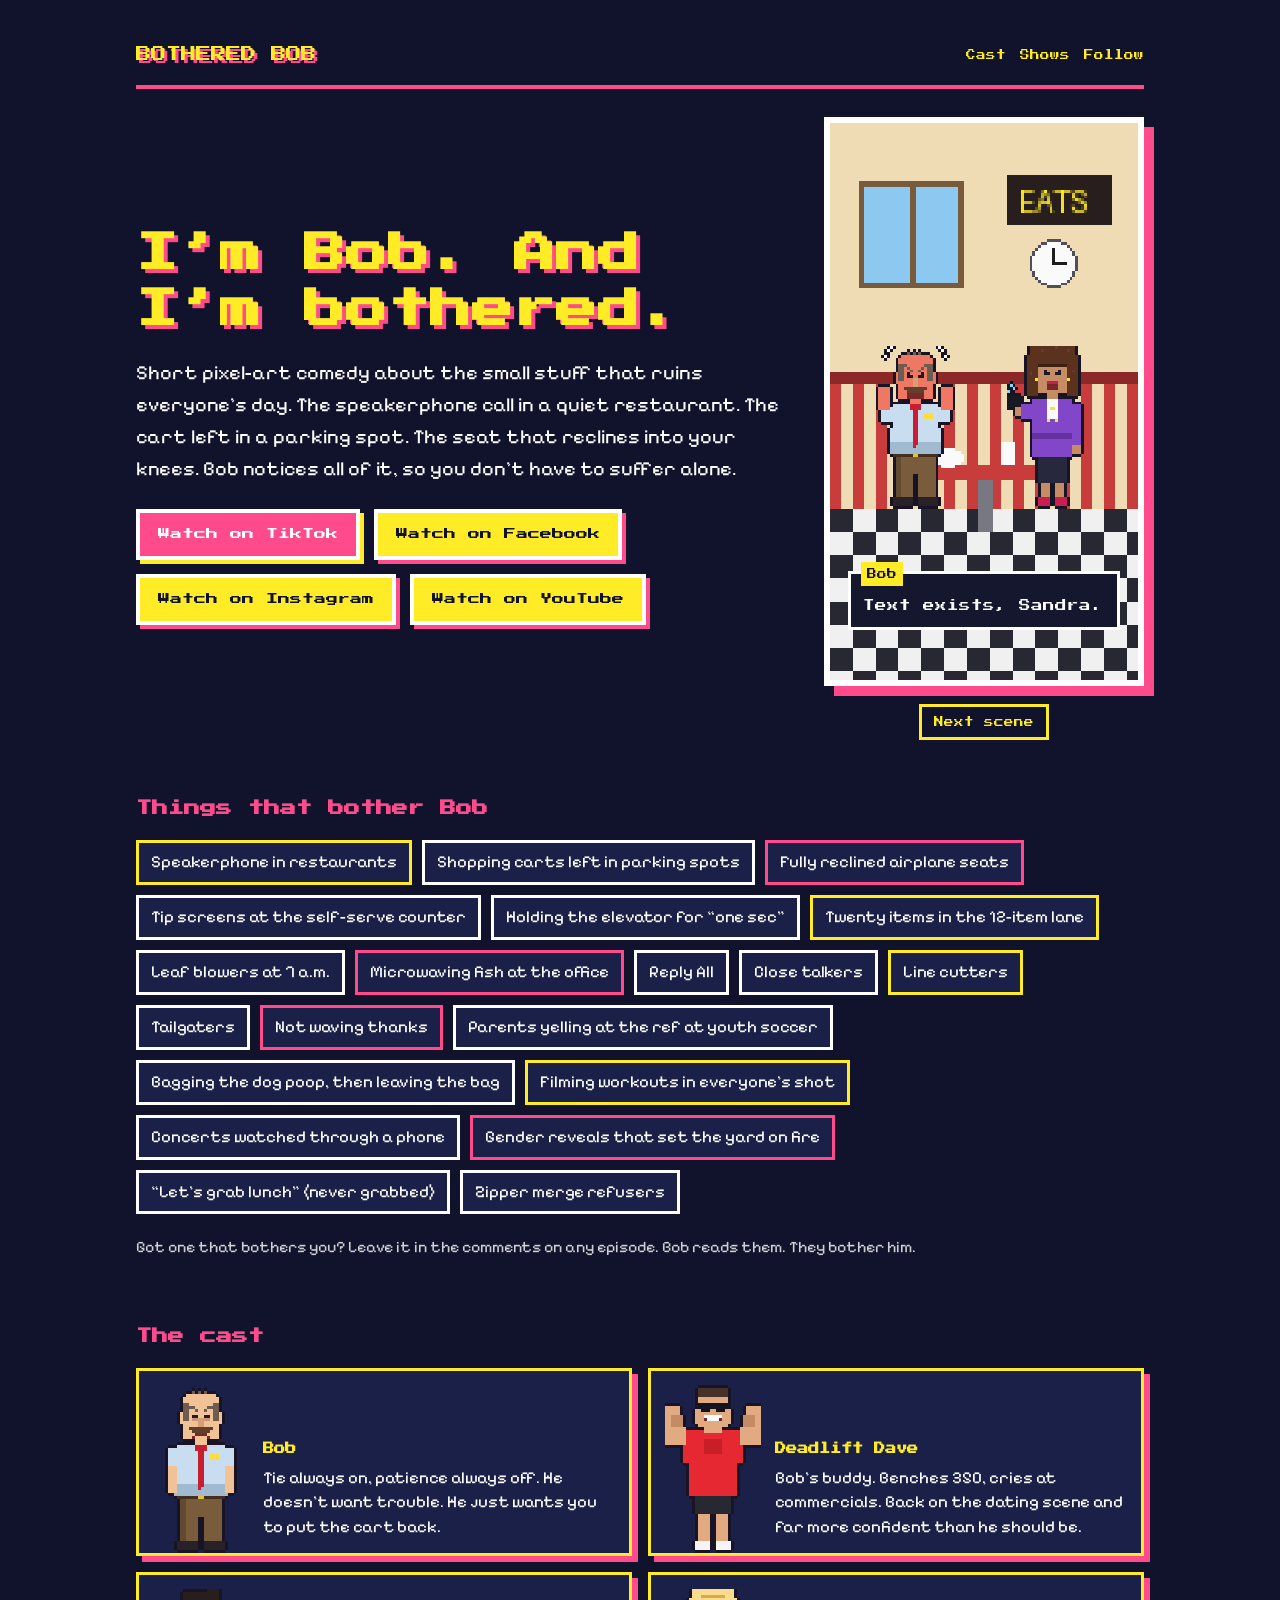
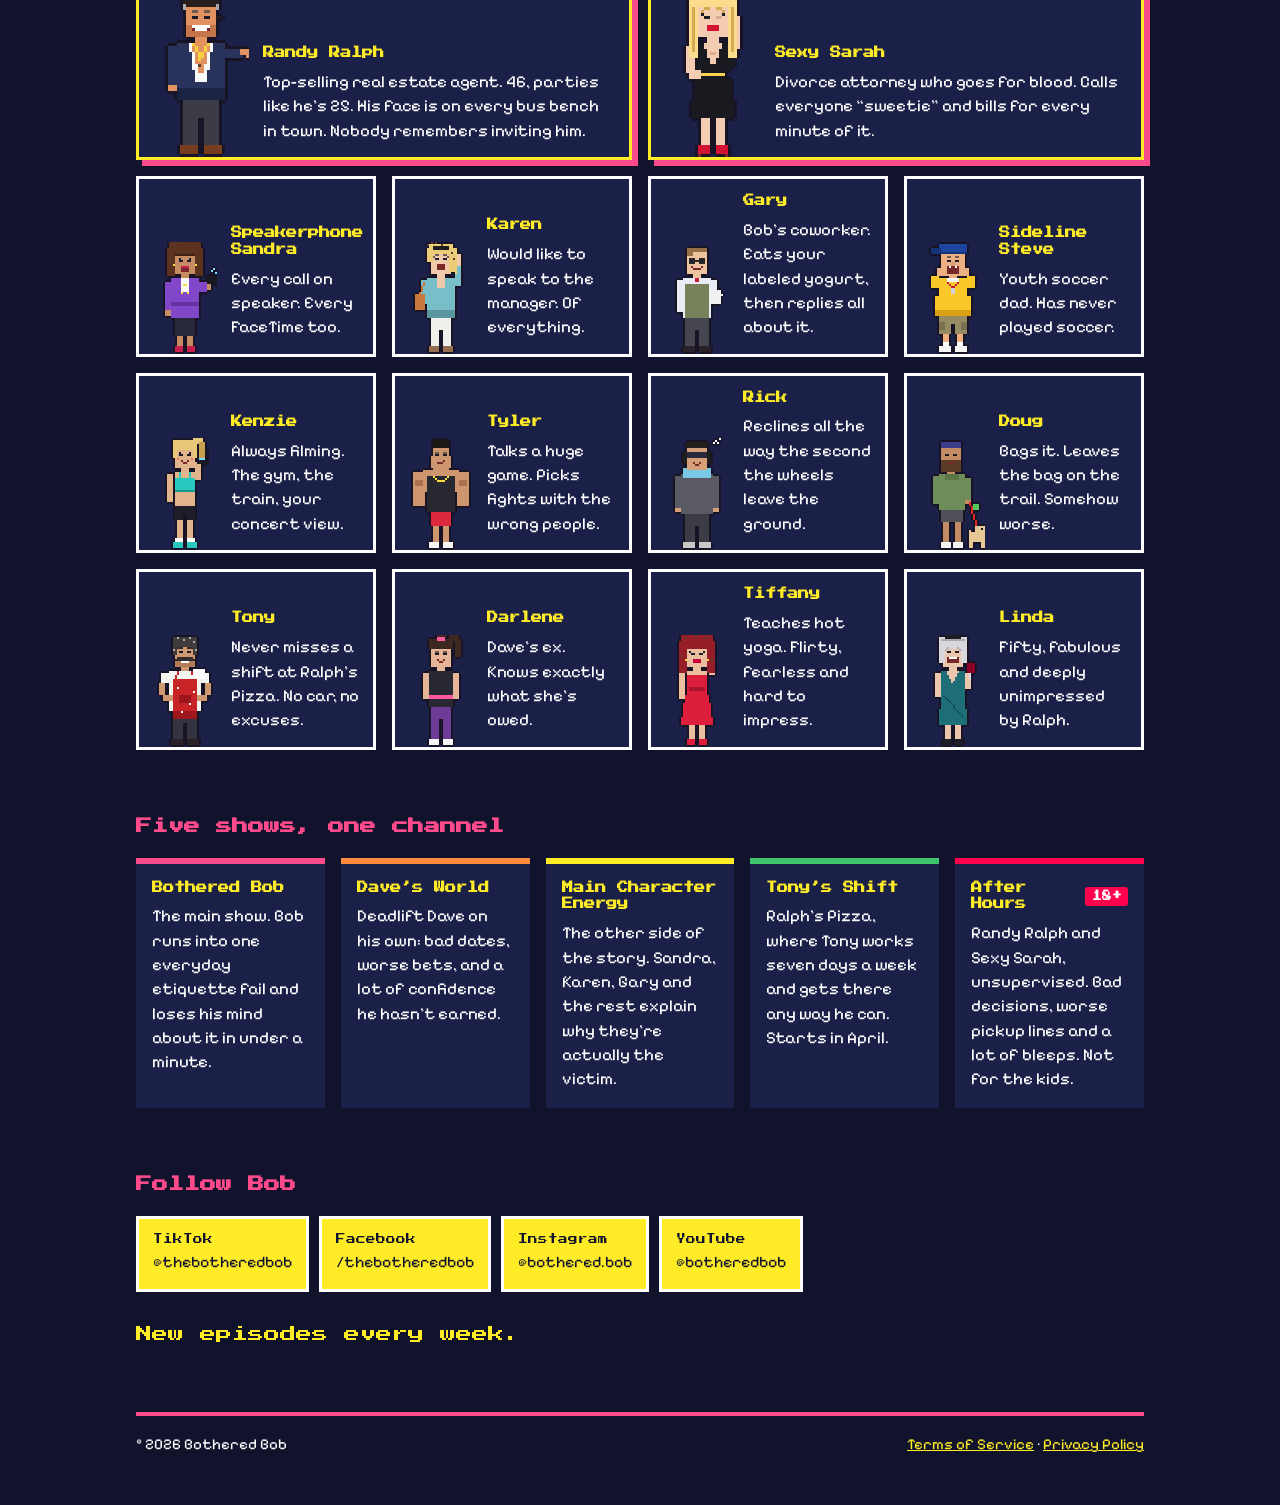
<file: index.html>
<!doctype html>
<html lang="en">
<head>
<meta charset="utf-8">
<meta name="viewport" content="width=device-width, initial-scale=1">
<link rel="preconnect" href="https://fonts.googleapis.com">
<link rel="preconnect" href="https://fonts.gstatic.com" crossorigin>
<link href="https://fonts.googleapis.com/css2?family=Pixelify+Sans:wght@400;600&family=Press+Start+2P&display=swap" rel="stylesheet">
<title>Bothered Bob</title>
<meta name="description" content="Pixel-art comedy shorts about the everyday stuff that ruins everyone's day. Speakerphones, abandoned carts, seat recliners. Bob notices all of it.">
<meta property="og:title" content="Bothered Bob">
<meta property="og:description" content="I'm Bob. And I'm bothered. Pixel-art comedy shorts about everyday etiquette fails.">
<meta property="og:image" content="https://botheredbob.com/img/og.png">
<meta property="og:url" content="https://botheredbob.com/">
<meta property="og:type" content="website">
<meta name="twitter:card" content="summary_large_image">
<link rel="icon" href="bob.svg" type="image/svg+xml">
<link rel="stylesheet" href="style.css">
<!-- Google Analytics (GA4). Visitors in the EEA, UK and Switzerland get cookieless pings only (no analytics cookies); ad features are off everywhere. -->
<script>
window.dataLayer = window.dataLayer || [];
function gtag(){dataLayer.push(arguments);}
gtag('consent', 'default', {ad_storage: 'denied', ad_user_data: 'denied', ad_personalization: 'denied', analytics_storage: 'denied',
  region: ['AT','BE','BG','HR','CY','CZ','DK','EE','FI','FR','DE','GR','HU','IE','IT','LV','LT','LU','MT','NL','PL','PT','RO','SK','SI','ES','SE','IS','LI','NO','GB','CH']});
gtag('consent', 'default', {ad_storage: 'denied', ad_user_data: 'denied', ad_personalization: 'denied', analytics_storage: 'granted'});
gtag('set', 'allow_google_signals', false);
gtag('js', new Date());
gtag('config', 'G-2EWN96G8TL');
</script>
<script async src="https://www.googletagmanager.com/gtag/js?id=G-2EWN96G8TL"></script>
</head>
<body>
<div class="wrap wide">
<header class="site">
  <a class="logo" href="index.html">BOTHERED BOB</a>
  <nav><a href="#cast">Cast</a><a href="#shows">Shows</a><a href="#follow">Follow</a></nav>
</header>

<main>
  <section class="hero">
    <div class="hero-copy">
      <h1>I&rsquo;m Bob. And I&rsquo;m bothered.</h1>
      <p class="lede">Short pixel-art comedy about the small stuff that ruins everyone&rsquo;s day. The speakerphone call in a quiet restaurant. The cart left in a parking spot. The seat that reclines into your knees. Bob notices all of it, so you don&rsquo;t have to suffer alone.</p>
      <div class="cta">
        <a class="btn" href="https://www.tiktok.com/@thebotheredbob" rel="me noopener">Watch on TikTok</a>
        <a class="btn alt" href="https://www.facebook.com/thebotheredbob" rel="me noopener">Watch on Facebook</a>
        <a class="btn alt" href="https://www.instagram.com/bothered.bob/" rel="me noopener">Watch on Instagram</a>
        <a class="btn alt" href="https://www.youtube.com/@botheredbob" rel="me noopener">Watch on YouTube</a>
      </div>
    </div>

    <figure class="phone" aria-label="Scenes from Bothered Bob episodes">
      <div class="screen">
        <div class="scene is-on">
          <img src="img/scene-diner.png" alt="Bob, red-faced, next to Sandra on a loud phone call in a diner" width="540" height="960">
          <figcaption class="cap"><span class="who">Bob</span>Text exists, Sandra.</figcaption>
        </div>
        <div class="scene">
          <img src="img/scene-plane.png" alt="Bob in the aisle seat next to a man who has fully reclined, asleep" width="540" height="960" loading="lazy">
          <figcaption class="cap"><span class="who">Bob</span>My knees are in your seat! We share a seat now!</figcaption>
        </div>
        <div class="scene">
          <img src="img/scene-lot.png" alt="Bob in a parking lot beside a stray shopping cart and the smug guy who left it" width="540" height="960" loading="lazy">
          <figcaption class="cap"><span class="who">Bob</span>It&rsquo;s a shopping cart! Rolling is its whole personality!</figcaption>
        </div>
        <div class="scene">
          <img src="img/scene-yard.png" alt="Bob on his lawn next to Randy Ralph, a spray-tanned real estate agent doing finger guns" width="540" height="960" loading="lazy">
          <figcaption class="cap"><span class="who ralph">Ralph</span>I don&rsquo;t date fifties. Way too old for me.</figcaption>
        </div>
        <div class="scene">
          <img src="img/scene-casino.png" alt="Bob and Deadlift Dave, flexing, in front of casino slot machines" width="540" height="960" loading="lazy">
          <figcaption class="cap"><span class="who dave">Dave</span>I&rsquo;m Dave. And I&rsquo;m fine.</figcaption>
        </div>
      </div>
      <button class="next" type="button" aria-label="Show next scene">Next scene</button>
    </figure>
  </section>

  <section class="peeves" aria-labelledby="peeves-h">
    <h2 id="peeves-h">Things that bother Bob</h2>
    <ul class="peeve-list">
      <li>Speakerphone in restaurants</li>
      <li>Shopping carts left in parking spots</li>
      <li>Fully reclined airplane seats</li>
      <li>Tip screens at the self-serve counter</li>
      <li>Holding the elevator for &ldquo;one sec&rdquo;</li>
      <li>Twenty items in the 12-item lane</li>
      <li>Leaf blowers at 7 a.m.</li>
      <li>Microwaving fish at the office</li>
      <li>Reply All</li>
      <li>Close talkers</li>
      <li>Line cutters</li>
      <li>Tailgaters</li>
      <li>Not waving thanks</li>
      <li>Parents yelling at the ref at youth soccer</li>
      <li>Bagging the dog poop, then leaving the bag</li>
      <li>Filming workouts in everyone&rsquo;s shot</li>
      <li>Concerts watched through a phone</li>
      <li>Gender reveals that set the yard on fire</li>
      <li>&ldquo;Let&rsquo;s grab lunch&rdquo; (never grabbed)</li>
      <li>Zipper merge refusers</li>
    </ul>
    <p class="muted">Got one that bothers you? Leave it in the comments on any episode. Bob reads them. They bother him.</p>
  </section>

  <section id="cast" aria-labelledby="cast-h">
    <h2 id="cast-h">The cast</h2>
    <ul class="cast">
      <li class="lead"><img src="img/bob_annoyed.png" alt="" width="128" height="224"><div><h3>Bob</h3><p>Tie always on, patience always off. He doesn&rsquo;t want trouble. He just wants you to put the cart back.</p></div></li>
      <li class="lead"><img src="img/dave_flex.png" alt="" width="128" height="224"><div><h3>Deadlift Dave</h3><p>Bob&rsquo;s buddy. Benches 350, cries at commercials. Back on the dating scene and far more confident than he should be.</p></div></li>
      <li class="lead"><img src="img/ralph_smug.png" alt="" width="128" height="224"><div><h3>Randy Ralph</h3><p>Top-selling real estate agent. 46, parties like he&rsquo;s 25. His face is on every bus bench in town. Nobody remembers inviting him.</p></div></li>
      <li class="lead"><img src="img/sarah_flirt.png" alt="" width="128" height="224"><div><h3>Sexy Sarah</h3><p>Divorce attorney who goes for blood. Calls everyone &ldquo;sweetie&rdquo; and bills for every minute of it.</p></div></li>
      <li><img src="img/sandra_loud.png" alt="" width="128" height="224"><div><h3>Speakerphone Sandra</h3><p>Every call on speaker. Every FaceTime too.</p></div></li>
      <li><img src="img/karen_demand.png" alt="" width="128" height="224"><div><h3>Karen</h3><p>Would like to speak to the manager. Of everything.</p></div></li>
      <li><img src="img/gary_smug.png" alt="" width="128" height="224"><div><h3>Gary</h3><p>Bob&rsquo;s coworker. Eats your labeled yogurt, then replies all about it.</p></div></li>
      <li><img src="img/steve_yell.png" alt="" width="128" height="224"><div><h3>Sideline Steve</h3><p>Youth soccer dad. Has never played soccer.</p></div></li>
      <li><img src="img/kenzie_film.png" alt="" width="128" height="224"><div><h3>Kenzie</h3><p>Always filming. The gym, the train, your concert view.</p></div></li>
      <li><img src="img/tyler_smug.png" alt="" width="128" height="224"><div><h3>Tyler</h3><p>Talks a huge game. Picks fights with the wrong people.</p></div></li>
      <li><img src="img/rick_sleep.png" alt="" width="128" height="224"><div><h3>Rick</h3><p>Reclines all the way the second the wheels leave the ground.</p></div></li>
      <li><img src="img/doug_smug.png" alt="" width="128" height="224"><div><h3>Doug</h3><p>Bags it. Leaves the bag on the trail. Somehow worse.</p></div></li>
      <li><img src="img/tony_proud.png" alt="" width="128" height="224"><div><h3>Tony</h3><p>Never misses a shift at Ralph&rsquo;s Pizza. No car, no excuses.</p></div></li>
      <li><img src="img/darlene_smug.png" alt="" width="128" height="224"><div><h3>Darlene</h3><p>Dave&rsquo;s ex. Knows exactly what she&rsquo;s owed.</p></div></li>
      <li><img src="img/tiff_flirt.png" alt="" width="128" height="224"><div><h3>Tiffany</h3><p>Teaches hot yoga. Flirty, fearless and hard to impress.</p></div></li>
      <li><img src="img/linda_laugh.png" alt="" width="128" height="224"><div><h3>Linda</h3><p>Fifty, fabulous and deeply unimpressed by Ralph.</p></div></li>
    </ul>
  </section>

  <section id="shows" aria-labelledby="shows-h">
    <h2 id="shows-h">Five shows, one channel</h2>
    <div class="shows">
      <article><h3>Bothered Bob</h3><p>The main show. Bob runs into one everyday etiquette fail and loses his mind about it in under a minute.</p></article>
      <article><h3>Dave&rsquo;s World</h3><p>Deadlift Dave on his own: bad dates, worse bets, and a lot of confidence he hasn&rsquo;t earned.</p></article>
      <article><h3>Main Character Energy</h3><p>The other side of the story. Sandra, Karen, Gary and the rest explain why they&rsquo;re actually the victim.</p></article>
      <article class="tony"><h3>Tony&rsquo;s Shift</h3><p>Ralph&rsquo;s Pizza, where Tony works seven days a week and gets there any way he can. Starts in April.</p></article>
      <article class="mature"><h3>After Hours <span class="rating">18+</span></h3><p>Randy Ralph and Sexy Sarah, unsupervised. Bad decisions, worse pickup lines and a lot of bleeps. Not for the kids.</p></article>
    </div>
  </section>

  <section id="follow" aria-labelledby="follow-h">
    <h2 id="follow-h">Follow Bob</h2>
    <ul class="handles">
      <li><a href="https://www.tiktok.com/@thebotheredbob" rel="me noopener">TikTok <span>@thebotheredbob</span></a></li>
      <li><a href="https://www.facebook.com/thebotheredbob" rel="me noopener">Facebook <span>/thebotheredbob</span></a></li>
      <li><a href="https://www.instagram.com/bothered.bob/" rel="me noopener">Instagram <span>@bothered.bob</span></a></li>
      <li><a href="https://www.youtube.com/@botheredbob" rel="me noopener">YouTube <span>@botheredbob</span></a></li>
    </ul>
    <p class="tagline">New episodes every week.</p>
  </section>
</main>

<footer class="site">
  <span>&copy; 2026 Bothered Bob</span>
  <span><a href="terms.html">Terms of Service</a> &middot; <a href="privacy.html">Privacy Policy</a></span>
</footer>
</div>
<script>
(() => {
  const scenes = [...document.querySelectorAll('.scene')];
  let i = 0, timer;
  const show = n => { scenes[i].classList.remove('is-on'); i = (n + scenes.length) % scenes.length; scenes[i].classList.add('is-on'); };
  const calm = matchMedia('(prefers-reduced-motion: reduce)').matches;
  const start = () => { if (!calm) timer = setInterval(() => show(i + 1), 4500); };
  document.querySelector('.next').addEventListener('click', () => { clearInterval(timer); show(i + 1); start(); });
  const phone = document.querySelector('.phone');
  phone.addEventListener('mouseenter', () => clearInterval(timer));
  phone.addEventListener('mouseleave', () => { clearInterval(timer); start(); });
  start();
})();
</script>
</body>
</html>
</file>
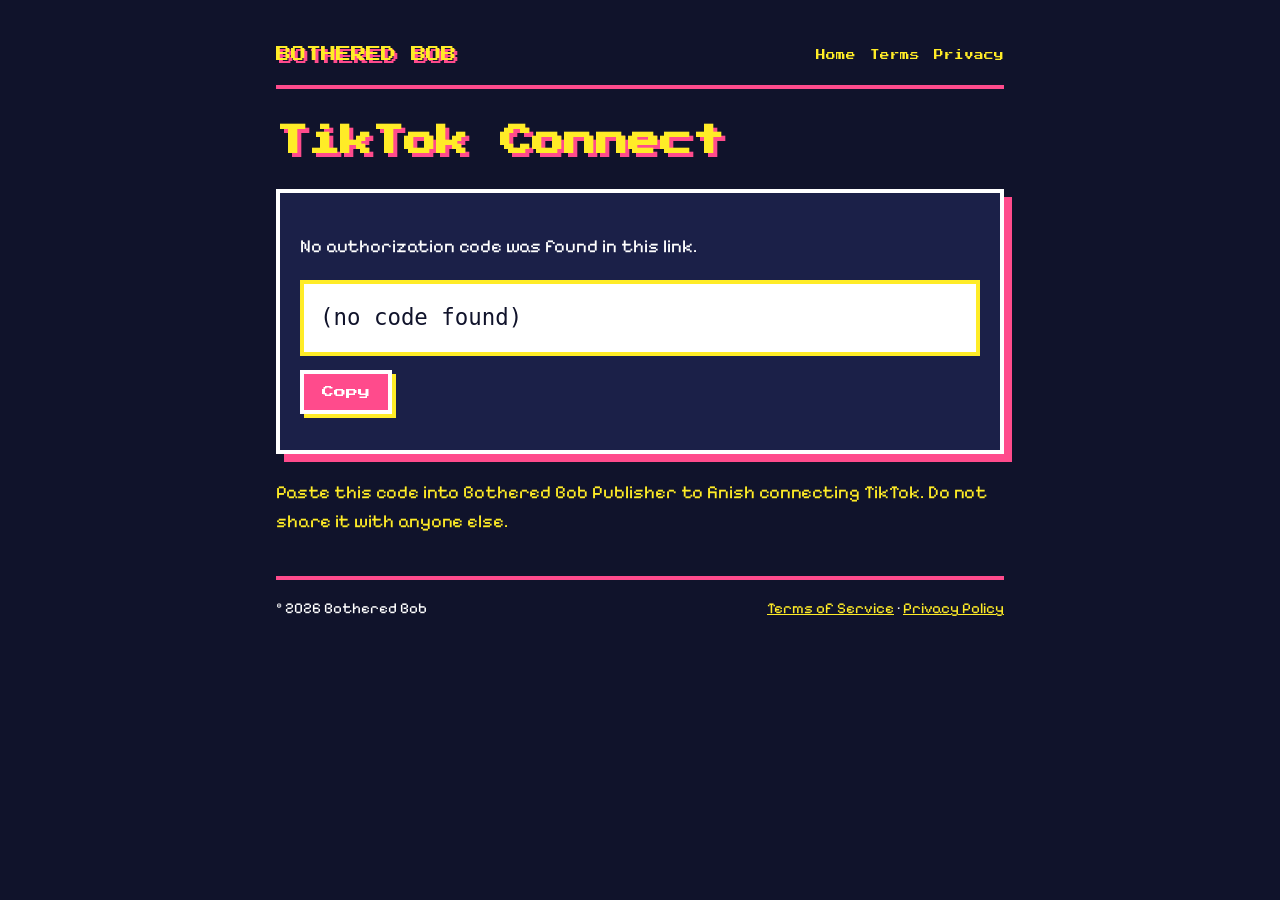
<file: tiktok/callback/index.html>
<!doctype html>
<html lang="en">
<head>
<meta charset="utf-8">
<meta name="viewport" content="width=device-width, initial-scale=1">
<link rel="preconnect" href="https://fonts.googleapis.com">
<link rel="preconnect" href="https://fonts.gstatic.com" crossorigin>
<link href="https://fonts.googleapis.com/css2?family=Pixelify+Sans:wght@400;600&family=Press+Start+2P&display=swap" rel="stylesheet">
<meta name="robots" content="noindex">
<meta name="referrer" content="no-referrer">
<title>TikTok Connect</title>
<link rel="stylesheet" href="../../style.css">
</head>
<body>
<div class="wrap">
<header class="site">
  <a class="logo" href="../../index.html">BOTHERED BOB</a>
  <nav><a href="../../index.html">Home</a><a href="../../terms.html">Terms</a><a href="../../privacy.html">Privacy</a></nav>
</header>
<main>
  <h1>TikTok Connect</h1>
  <div class="card">
    <p id="msg">Your authorization code:</p>
    <div class="codebox" id="code" aria-live="polite">(no code found)</div>
    <button class="btn" id="copy" type="button">Copy</button>
    <p class="muted" id="state"></p>
  </div>
  <p class="warn">Paste this code into Bothered Bob Publisher to finish connecting TikTok. Do not share it with anyone else.</p>
</main>
<footer class="site">
  <span>&copy; 2026 Bothered Bob</span>
  <span><a href="../../terms.html">Terms of Service</a> &middot; <a href="../../privacy.html">Privacy Policy</a></span>
</footer>
</div>
<script>
(function () {
  // Reads the code locally only. Nothing is sent anywhere.
  var p = new URLSearchParams(window.location.search);
  var code = p.get("code");
  var state = p.get("state");
  var err = p.get("error");
  var box = document.getElementById("code");
  var btn = document.getElementById("copy");
  if (code) {
    box.textContent = code;
  } else {
    btn.disabled = true;
    document.getElementById("msg").textContent = err
      ? "TikTok returned an error: " + err + (p.get("error_description") ? " (" + p.get("error_description") + ")" : "")
      : "No authorization code was found in this link.";
  }
  if (state) document.getElementById("state").textContent = "State: " + state;
  btn.addEventListener("click", function () {
    if (!code) return;
    var done = function () { btn.textContent = "Copied!"; setTimeout(function () { btn.textContent = "Copy"; }, 2000); };
    if (navigator.clipboard && navigator.clipboard.writeText) {
      navigator.clipboard.writeText(code).then(done, function () { fallback(); });
    } else { fallback(); }
    function fallback() {
      var r = document.createRange(); r.selectNodeContents(box);
      var s = window.getSelection(); s.removeAllRanges(); s.addRange(r);
      try { document.execCommand("copy"); done(); } catch (e) { btn.textContent = "Select & copy"; }
    }
  });
})();
</script>
</body>
</html>
</file>
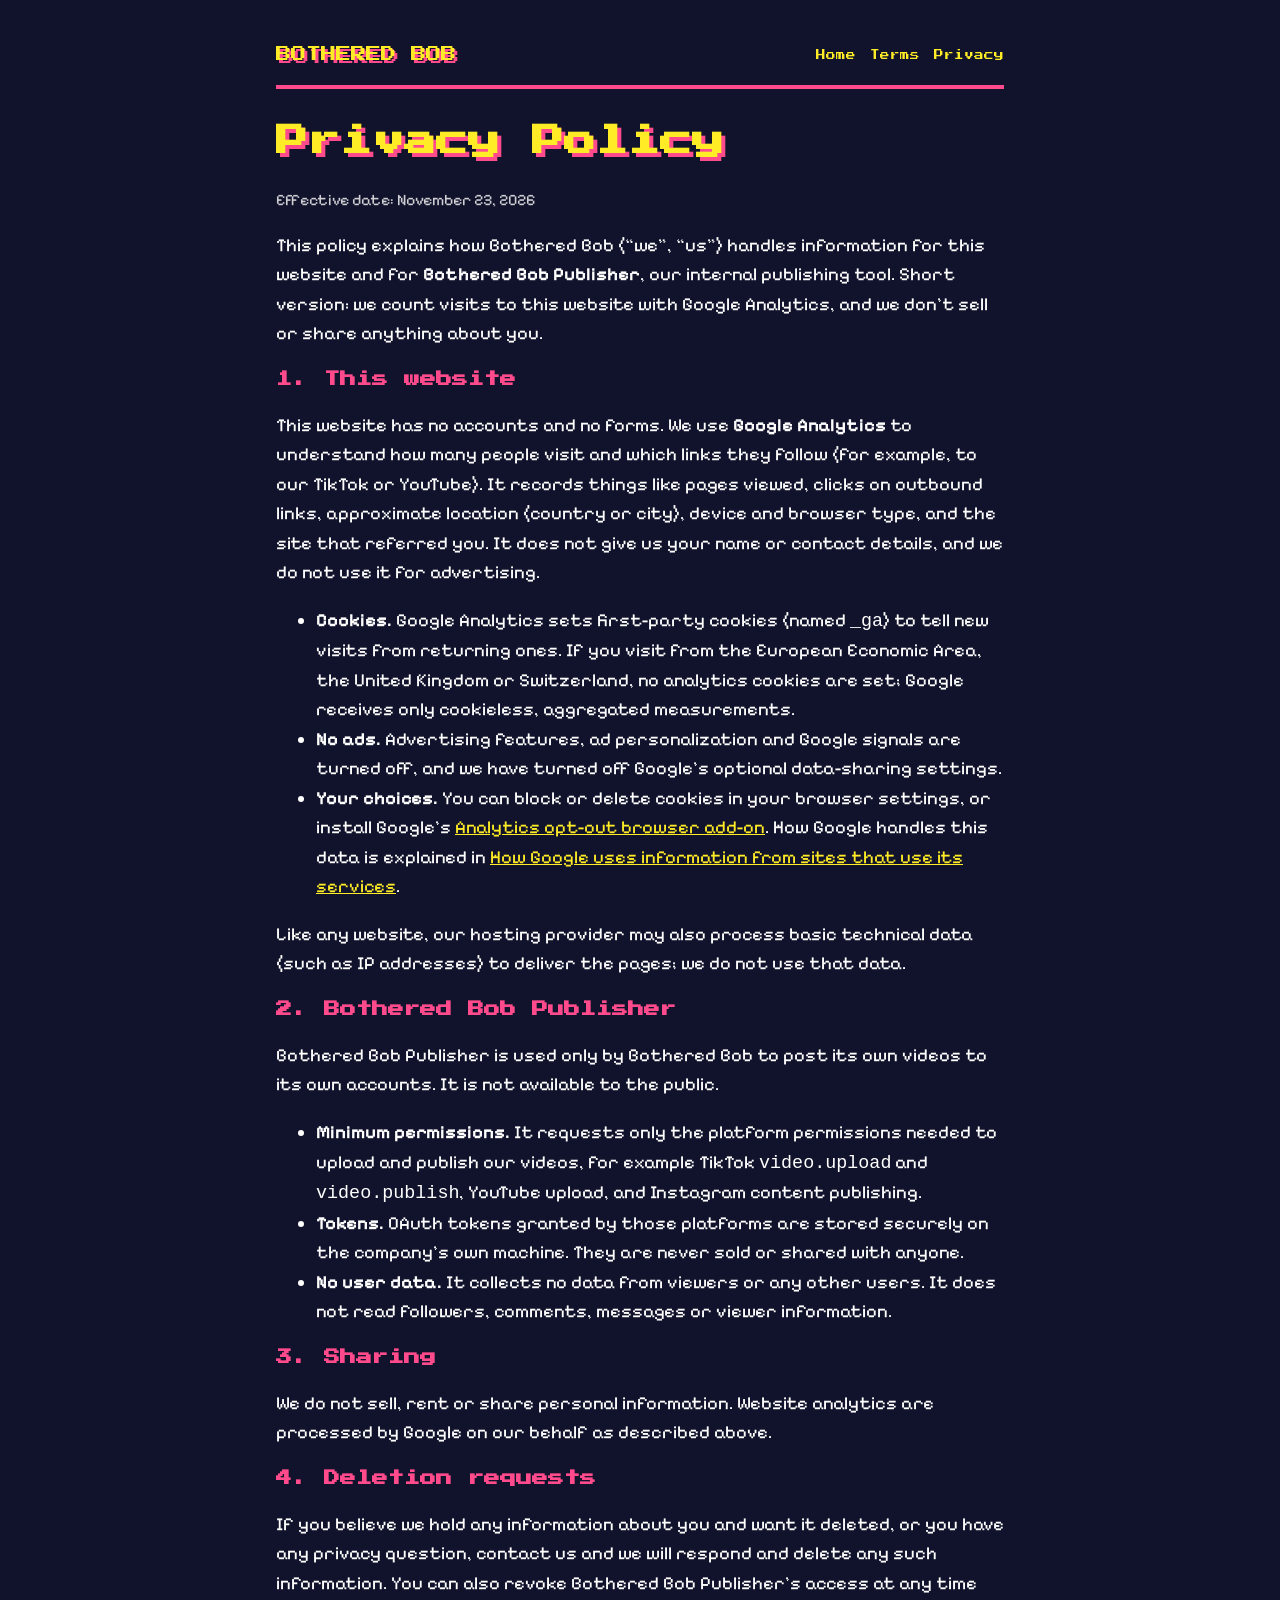
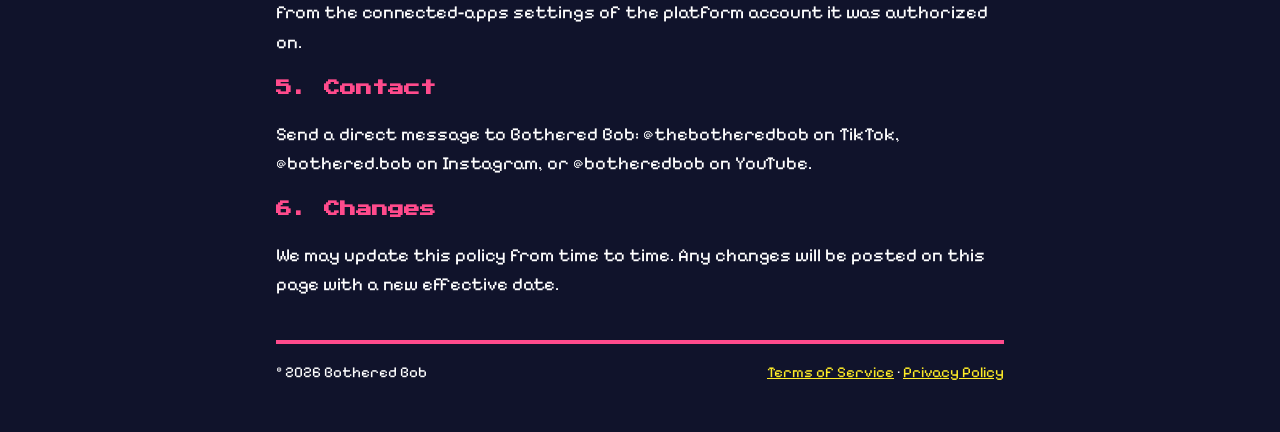
<file: privacy.html>
<!doctype html>
<html lang="en">
<head>
<meta charset="utf-8">
<meta name="viewport" content="width=device-width, initial-scale=1">
<link rel="preconnect" href="https://fonts.googleapis.com">
<link rel="preconnect" href="https://fonts.gstatic.com" crossorigin>
<link href="https://fonts.googleapis.com/css2?family=Pixelify+Sans:wght@400;600&family=Press+Start+2P&display=swap" rel="stylesheet">
<title>Privacy Policy</title>
<meta name="description" content="Privacy Policy for the Bothered Bob website and the Bothered Bob Publisher tool.">
<link rel="icon" href="bob.svg" type="image/svg+xml">
<link rel="stylesheet" href="style.css">
<!-- Google Analytics (GA4). Visitors in the EEA, UK and Switzerland get cookieless pings only (no analytics cookies); ad features are off everywhere. -->
<script>
window.dataLayer = window.dataLayer || [];
function gtag(){dataLayer.push(arguments);}
gtag('consent', 'default', {ad_storage: 'denied', ad_user_data: 'denied', ad_personalization: 'denied', analytics_storage: 'denied',
  region: ['AT','BE','BG','HR','CY','CZ','DK','EE','FI','FR','DE','GR','HU','IE','IT','LV','LT','LU','MT','NL','PL','PT','RO','SK','SI','ES','SE','IS','LI','NO','GB','CH']});
gtag('consent', 'default', {ad_storage: 'denied', ad_user_data: 'denied', ad_personalization: 'denied', analytics_storage: 'granted'});
gtag('set', 'allow_google_signals', false);
gtag('js', new Date());
gtag('config', 'G-2EWN96G8TL');
</script>
<script async src="https://www.googletagmanager.com/gtag/js?id=G-2EWN96G8TL"></script>
</head>
<body>
<div class="wrap">
<header class="site">
  <a class="logo" href="index.html">BOTHERED BOB</a>
  <nav><a href="index.html">Home</a><a href="terms.html">Terms</a><a href="privacy.html">Privacy</a></nav>
</header>
<main>
  <h1>Privacy Policy</h1>
  <p class="muted">Effective date: November 23, 2026</p>
  <p>This policy explains how Bothered Bob (&ldquo;we&rdquo;, &ldquo;us&rdquo;) handles information for this website and for <strong>Bothered Bob Publisher</strong>, our internal publishing tool. Short version: we count visits to this website with Google Analytics, and we don&rsquo;t sell or share anything about you.</p>

  <h2>1. This website</h2>
  <p>This website has no accounts and no forms. We use <strong>Google Analytics</strong> to understand how many people visit and which links they follow (for example, to our TikTok or YouTube). It records things like pages viewed, clicks on outbound links, approximate location (country or city), device and browser type, and the site that referred you. It does not give us your name or contact details, and we do not use it for advertising.</p>
  <ul>
    <li><strong>Cookies.</strong> Google Analytics sets first-party cookies (named <code>_ga</code>) to tell new visits from returning ones. If you visit from the European Economic Area, the United Kingdom or Switzerland, no analytics cookies are set; Google receives only cookieless, aggregated measurements.</li>
    <li><strong>No ads.</strong> Advertising features, ad personalization and Google signals are turned off, and we have turned off Google&rsquo;s optional data-sharing settings.</li>
    <li><strong>Your choices.</strong> You can block or delete cookies in your browser settings, or install Google&rsquo;s <a href="https://tools.google.com/dlpage/gaoptout">Analytics opt-out browser add-on</a>. How Google handles this data is explained in <a href="https://policies.google.com/technologies/partner-sites">How Google uses information from sites that use its services</a>.</li>
  </ul>
  <p>Like any website, our hosting provider may also process basic technical data (such as IP addresses) to deliver the pages; we do not use that data.</p>

  <h2>2. Bothered Bob Publisher</h2>
  <p>Bothered Bob Publisher is used only by Bothered Bob to post its own videos to its own accounts. It is not available to the public.</p>
  <ul>
    <li><strong>Minimum permissions.</strong> It requests only the platform permissions needed to upload and publish our videos, for example TikTok <code>video.upload</code> and <code>video.publish</code>, YouTube upload, and Instagram content publishing.</li>
    <li><strong>Tokens.</strong> OAuth tokens granted by those platforms are stored securely on the company&rsquo;s own machine. They are never sold or shared with anyone.</li>
    <li><strong>No user data.</strong> It collects no data from viewers or any other users. It does not read followers, comments, messages or viewer information.</li>
  </ul>

  <h2>3. Sharing</h2>
  <p>We do not sell, rent or share personal information. Website analytics are processed by Google on our behalf as described above.</p>

  <h2>4. Deletion requests</h2>
  <p>If you believe we hold any information about you and want it deleted, or you have any privacy question, contact us and we will respond and delete any such information. You can also revoke Bothered Bob Publisher&rsquo;s access at any time from the connected-apps settings of the platform account it was authorized on.</p>

  <h2>5. Contact</h2>
  <p>Send a direct message to Bothered Bob: @thebotheredbob on TikTok, @bothered.bob on Instagram, or @botheredbob on YouTube.</p>

  <h2>6. Changes</h2>
  <p>We may update this policy from time to time. Any changes will be posted on this page with a new effective date.</p>
</main>
<footer class="site">
  <span>&copy; 2026 Bothered Bob</span>
  <span><a href="terms.html">Terms of Service</a> &middot; <a href="privacy.html">Privacy Policy</a></span>
</footer>
</div>
</body>
</html>
</file>
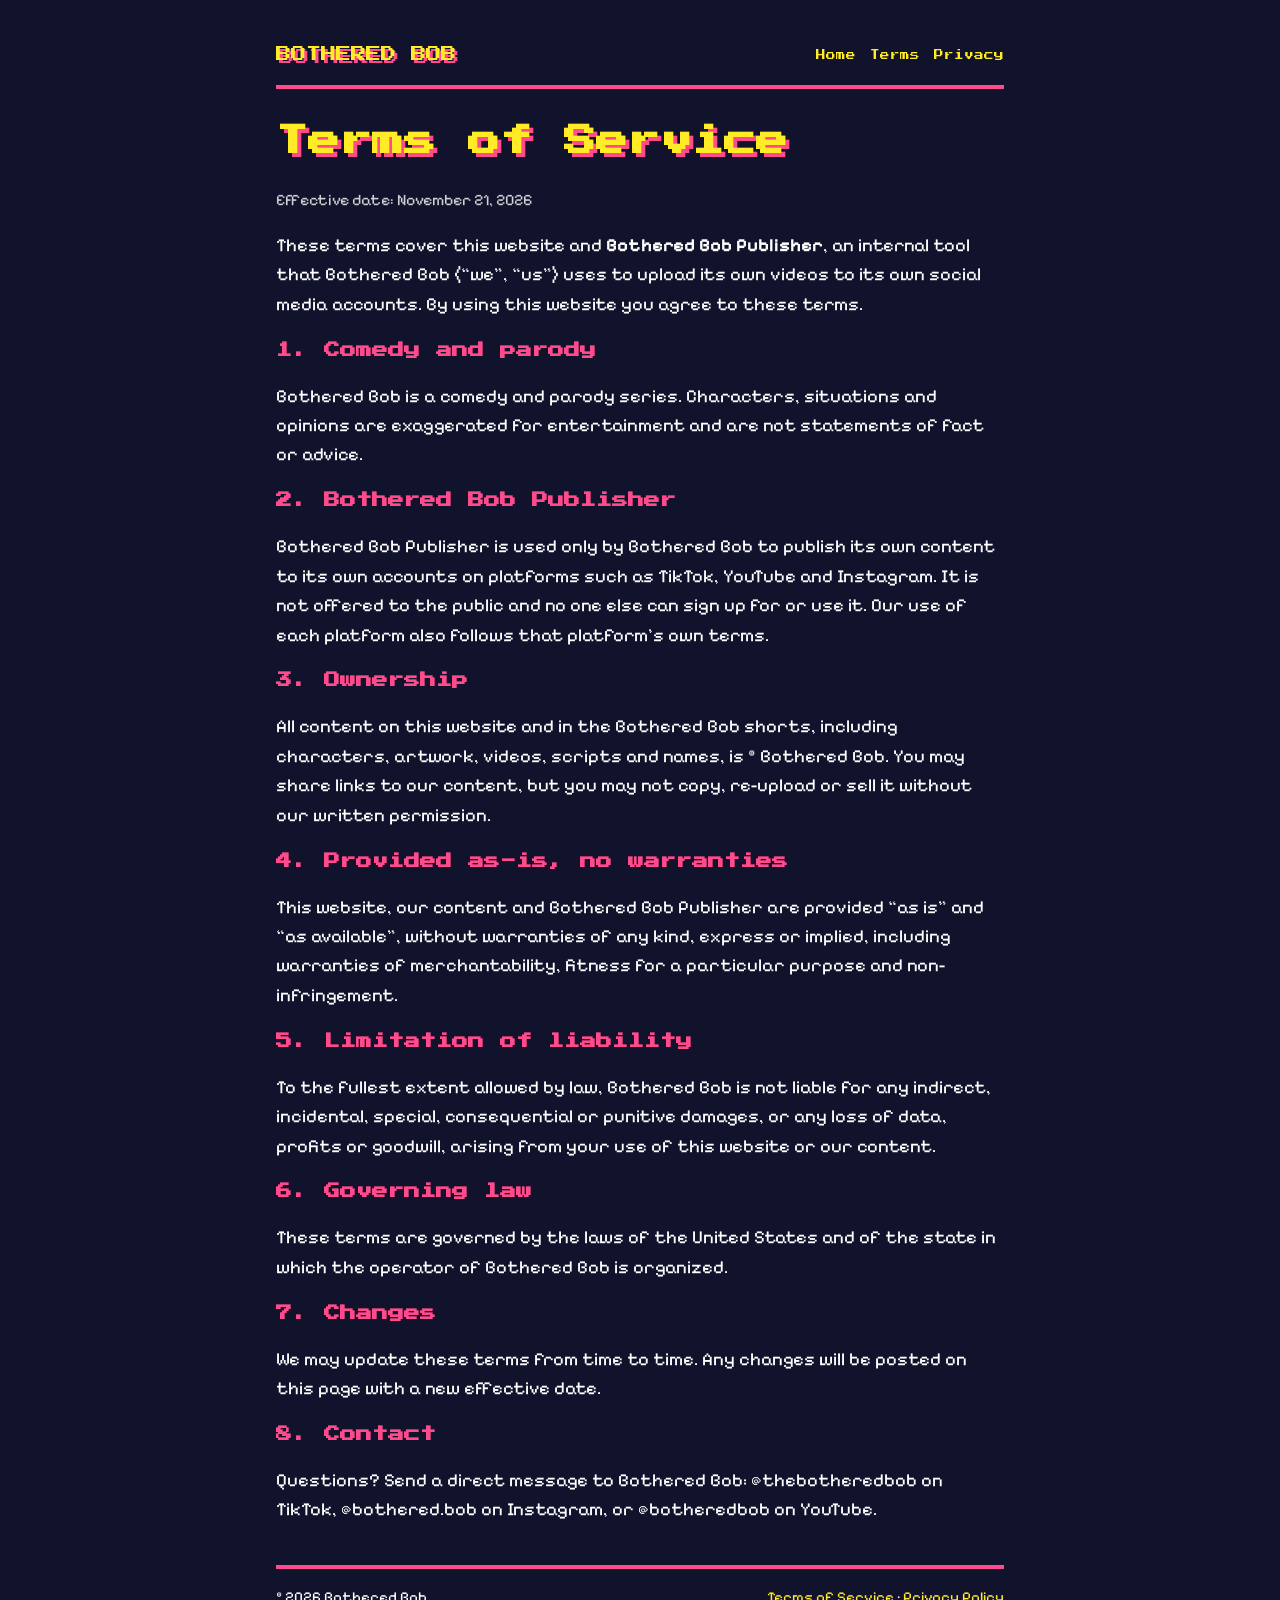
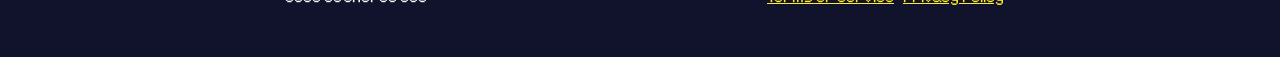
<file: terms.html>
<!doctype html>
<html lang="en">
<head>
<meta charset="utf-8">
<meta name="viewport" content="width=device-width, initial-scale=1">
<link rel="preconnect" href="https://fonts.googleapis.com">
<link rel="preconnect" href="https://fonts.gstatic.com" crossorigin>
<link href="https://fonts.googleapis.com/css2?family=Pixelify+Sans:wght@400;600&family=Press+Start+2P&display=swap" rel="stylesheet">
<title>Terms of Service</title>
<meta name="description" content="Terms of Service for the Bothered Bob website and the Bothered Bob Publisher tool.">
<link rel="icon" href="bob.svg" type="image/svg+xml">
<link rel="stylesheet" href="style.css">
<!-- Google Analytics (GA4). Visitors in the EEA, UK and Switzerland get cookieless pings only (no analytics cookies); ad features are off everywhere. -->
<script>
window.dataLayer = window.dataLayer || [];
function gtag(){dataLayer.push(arguments);}
gtag('consent', 'default', {ad_storage: 'denied', ad_user_data: 'denied', ad_personalization: 'denied', analytics_storage: 'denied',
  region: ['AT','BE','BG','HR','CY','CZ','DK','EE','FI','FR','DE','GR','HU','IE','IT','LV','LT','LU','MT','NL','PL','PT','RO','SK','SI','ES','SE','IS','LI','NO','GB','CH']});
gtag('consent', 'default', {ad_storage: 'denied', ad_user_data: 'denied', ad_personalization: 'denied', analytics_storage: 'granted'});
gtag('set', 'allow_google_signals', false);
gtag('js', new Date());
gtag('config', 'G-2EWN96G8TL');
</script>
<script async src="https://www.googletagmanager.com/gtag/js?id=G-2EWN96G8TL"></script>
</head>
<body>
<div class="wrap">
<header class="site">
  <a class="logo" href="index.html">BOTHERED BOB</a>
  <nav><a href="index.html">Home</a><a href="terms.html">Terms</a><a href="privacy.html">Privacy</a></nav>
</header>
<main>
  <h1>Terms of Service</h1>
  <p class="muted">Effective date: November 21, 2026</p>
  <p>These terms cover this website and <strong>Bothered Bob Publisher</strong>, an internal tool that Bothered Bob (&ldquo;we&rdquo;, &ldquo;us&rdquo;) uses to upload its own videos to its own social media accounts. By using this website you agree to these terms.</p>

  <h2>1. Comedy and parody</h2>
  <p>Bothered Bob is a comedy and parody series. Characters, situations and opinions are exaggerated for entertainment and are not statements of fact or advice.</p>

  <h2>2. Bothered Bob Publisher</h2>
  <p>Bothered Bob Publisher is used only by Bothered Bob to publish its own content to its own accounts on platforms such as TikTok, YouTube and Instagram. It is not offered to the public and no one else can sign up for or use it. Our use of each platform also follows that platform&rsquo;s own terms.</p>

  <h2>3. Ownership</h2>
  <p>All content on this website and in the Bothered Bob shorts, including characters, artwork, videos, scripts and names, is &copy; Bothered Bob. You may share links to our content, but you may not copy, re-upload or sell it without our written permission.</p>

  <h2>4. Provided as-is, no warranties</h2>
  <p>This website, our content and Bothered Bob Publisher are provided &ldquo;as is&rdquo; and &ldquo;as available&rdquo;, without warranties of any kind, express or implied, including warranties of merchantability, fitness for a particular purpose and non-infringement.</p>

  <h2>5. Limitation of liability</h2>
  <p>To the fullest extent allowed by law, Bothered Bob is not liable for any indirect, incidental, special, consequential or punitive damages, or any loss of data, profits or goodwill, arising from your use of this website or our content.</p>

  <h2>6. Governing law</h2>
  <p>These terms are governed by the laws of the United States and of the state in which the operator of Bothered Bob is organized.</p>

  <h2>7. Changes</h2>
  <p>We may update these terms from time to time. Any changes will be posted on this page with a new effective date.</p>

  <h2>8. Contact</h2>
  <p>Questions? Send a direct message to Bothered Bob: @thebotheredbob on TikTok, @bothered.bob on Instagram, or @botheredbob on YouTube.</p>
</main>
<footer class="site">
  <span>&copy; 2026 Bothered Bob</span>
  <span><a href="terms.html">Terms of Service</a> &middot; <a href="privacy.html">Privacy Policy</a></span>
</footer>
</div>
</body>
</html>
</file>
<file: style.css>
:root{--navy:#10132b;--navy2:#1b2048;--yellow:#ffec27;--pink:#ff4b8c;--white:#fff}
*{box-sizing:border-box}
html,body{margin:0;padding:0}
body{background:var(--navy);color:var(--white);font-family:"Pixelify Sans",system-ui,sans-serif;font-size:1.15rem;line-height:1.6}
a{color:var(--yellow)}
a:hover{color:var(--pink)}
.wrap{max-width:760px;margin:0 auto;padding:24px 16px 48px}
header.site{display:flex;flex-wrap:wrap;gap:12px;align-items:center;justify-content:space-between;padding:16px 0;border-bottom:4px solid var(--pink);margin-bottom:28px}
.logo{font-family:"Press Start 2P",monospace;color:var(--yellow);text-decoration:none;font-size:.95rem;text-shadow:3px 3px 0 var(--pink)}
nav a{font-family:"Press Start 2P",monospace;font-size:.6rem;margin-left:14px;text-decoration:none}
nav a:first-child{margin-left:0}
h1,h2{font-family:"Press Start 2P",monospace;line-height:1.5}
h1{color:var(--yellow);font-size:clamp(1.2rem,5vw,2rem);text-shadow:4px 4px 0 var(--pink)}
h2{color:var(--pink);font-size:.85rem;margin-top:2em}
.card{background:var(--navy2);border:4px solid var(--white);box-shadow:8px 8px 0 var(--pink);padding:20px;margin:24px 0}
.bob{display:block;margin:0 auto 12px;width:160px;height:auto;image-rendering:pixelated}
.tagline{font-family:"Press Start 2P",monospace;color:var(--yellow);font-size:clamp(.75rem,3.2vw,1rem);text-align:center;margin:28px 0;line-height:1.8}
.handles{display:flex;flex-wrap:wrap;gap:10px;justify-content:center;padding:0;list-style:none}
.handles li{background:var(--yellow);color:var(--navy);font-family:"Press Start 2P",monospace;font-size:.6rem;padding:10px 12px;border:3px solid var(--white)}
.muted{opacity:.8;font-size:1rem}
footer.site{margin-top:40px;padding-top:16px;border-top:4px solid var(--pink);font-size:.95rem;display:flex;flex-wrap:wrap;gap:12px;justify-content:space-between}
.codebox{font-family:ui-monospace,Menlo,Consolas,monospace;font-size:clamp(1rem,4vw,1.4rem);background:var(--white);color:var(--navy);padding:16px;border:4px solid var(--yellow);word-break:break-all;user-select:all;min-height:3em}
.btn{font-family:"Press Start 2P",monospace;font-size:.75rem;background:var(--pink);color:var(--white);border:4px solid var(--white);padding:12px 18px;cursor:pointer;margin-top:14px;box-shadow:4px 4px 0 var(--yellow)}
.btn:active{transform:translate(2px,2px);box-shadow:2px 2px 0 var(--yellow)}
.warn{color:var(--yellow)}

/* Homepage */
.wrap.wide{max-width:1040px}
:focus-visible{outline:3px solid var(--yellow);outline-offset:3px}
.hero{display:grid;grid-template-columns:1fr minmax(240px,320px);gap:40px;align-items:center;margin:12px 0 56px}
.hero h1{font-size:clamp(1.5rem,4.4vw,2.6rem);margin:0 0 20px;line-height:1.35}
.lede{font-size:1.25rem;max-width:34em}
.cta{display:flex;flex-wrap:wrap;gap:14px;margin:24px 0 8px}
a.btn{display:inline-block;text-decoration:none;margin-top:0}
a.btn:hover{color:var(--white);background:#ff2d78}
a.btn.alt{background:var(--yellow);color:var(--navy);box-shadow:4px 4px 0 var(--pink)}
a.btn.alt:hover{background:#fff27a}
.phone{margin:0;justify-self:center;width:100%;max-width:320px}
.screen{position:relative;aspect-ratio:9/16;border:6px solid var(--white);box-shadow:10px 10px 0 var(--pink);overflow:hidden;background:#000}
.scene{position:absolute;inset:0;opacity:0;transition:opacity .5s steps(4)}
.scene.is-on{opacity:1}
.scene img{width:100%;height:100%;display:block;image-rendering:pixelated}
.cap{position:absolute;left:6%;right:6%;bottom:9%;background:#14172e;border:3px solid var(--white);padding:22px 12px 12px;font-family:"Press Start 2P",monospace;font-size:clamp(.55rem,1.9vw,.72rem);line-height:1.7;color:var(--white)}
.who{position:absolute;top:-12px;left:10px;background:var(--yellow);color:var(--navy);font-size:.6rem;padding:4px 6px}
.who.dave{background:#ff8a3d}
.next{display:block;margin:18px auto 0;font-family:"Press Start 2P",monospace;font-size:.6rem;background:none;color:var(--yellow);border:3px solid var(--yellow);padding:10px 12px;cursor:pointer}
.next:hover{background:var(--yellow);color:var(--navy)}
main h2{font-size:clamp(.8rem,2.4vw,1rem);margin:0 0 20px}
main section{margin-bottom:64px}
.peeve-list{list-style:none;padding:0;margin:0 0 20px;display:flex;flex-wrap:wrap;gap:10px}
.peeve-list li{background:var(--navy2);border:3px solid var(--white);padding:6px 12px;font-size:1.05rem}
.peeve-list li:nth-child(5n+1){border-color:var(--yellow)}
.peeve-list li:nth-child(5n+3){border-color:var(--pink)}
.cast{list-style:none;padding:0;margin:0;display:grid;grid-template-columns:repeat(12,1fr);gap:16px}
.cast li{grid-column:span 3}
.cast li{display:flex;gap:14px;align-items:flex-end;background:var(--navy2);border:3px solid var(--white);padding:14px 14px 0}
.cast img{width:64px;height:112px;flex:none;image-rendering:pixelated}
.cast li div{padding-bottom:14px}
.cast li.lead{grid-column:span 6;border-color:var(--yellow);box-shadow:6px 6px 0 var(--pink)}
.cast li.lead img{width:96px;height:168px}
.cast h3,.shows h3{font-family:"Press Start 2P",monospace;font-size:.7rem;color:var(--yellow);margin:0 0 8px;line-height:1.5}
.cast p,.shows p{margin:0;font-size:1.05rem;line-height:1.45}
.shows{display:grid;grid-template-columns:repeat(5,1fr);gap:16px}
.shows article{border-top:6px solid var(--pink);background:var(--navy2);padding:16px}
.shows article:nth-child(2){border-top-color:#ff8a3d}
.shows article:nth-child(3){border-top-color:var(--yellow)}
.handles{justify-content:flex-start}
.handles li{padding:0}
.handles a,.handles .soon{display:block;padding:12px 14px;color:var(--navy);text-decoration:none;font-size:.6rem;line-height:1.8}
.handles span{display:block;font-family:"Pixelify Sans",system-ui,sans-serif;font-size:1rem}
.handles a:hover{background:var(--pink);color:var(--white)}
.handles li.soon{background:transparent;color:var(--white);border-style:dashed}
.handles li.soon .soon{color:var(--white)}
.handles li.soon{padding:12px 14px}
#follow .tagline{text-align:left}
@media (max-width:760px){
  .hero{grid-template-columns:1fr;gap:28px}
  .phone{max-width:280px}
  .shows{grid-template-columns:1fr}
  .cast li,.cast li.lead{grid-column:span 12}
}
@media (min-width:761px) and (max-width:980px){.cast li{grid-column:span 6}.cast li.lead{grid-column:span 12}}
@media (prefers-reduced-motion:reduce){.scene{transition:none}}

/* After Hours card + Ralph caption */
.shows article.mature{border-top-color:#ff004d}
.shows article.tony{border-top-color:#3ec46d}
.shows .mature h3{display:flex;align-items:center;gap:.5rem}
.rating{font-family:'Press Start 2P',monospace;font-size:.6rem;background:#ff004d;color:#fff;padding:.3rem .4rem;border-radius:3px;line-height:1}
.who.ralph{background:#ff3c8c;color:#fff}
@media (min-width:761px) and (max-width:1100px){.shows{grid-template-columns:repeat(2,1fr)}}
</file>
